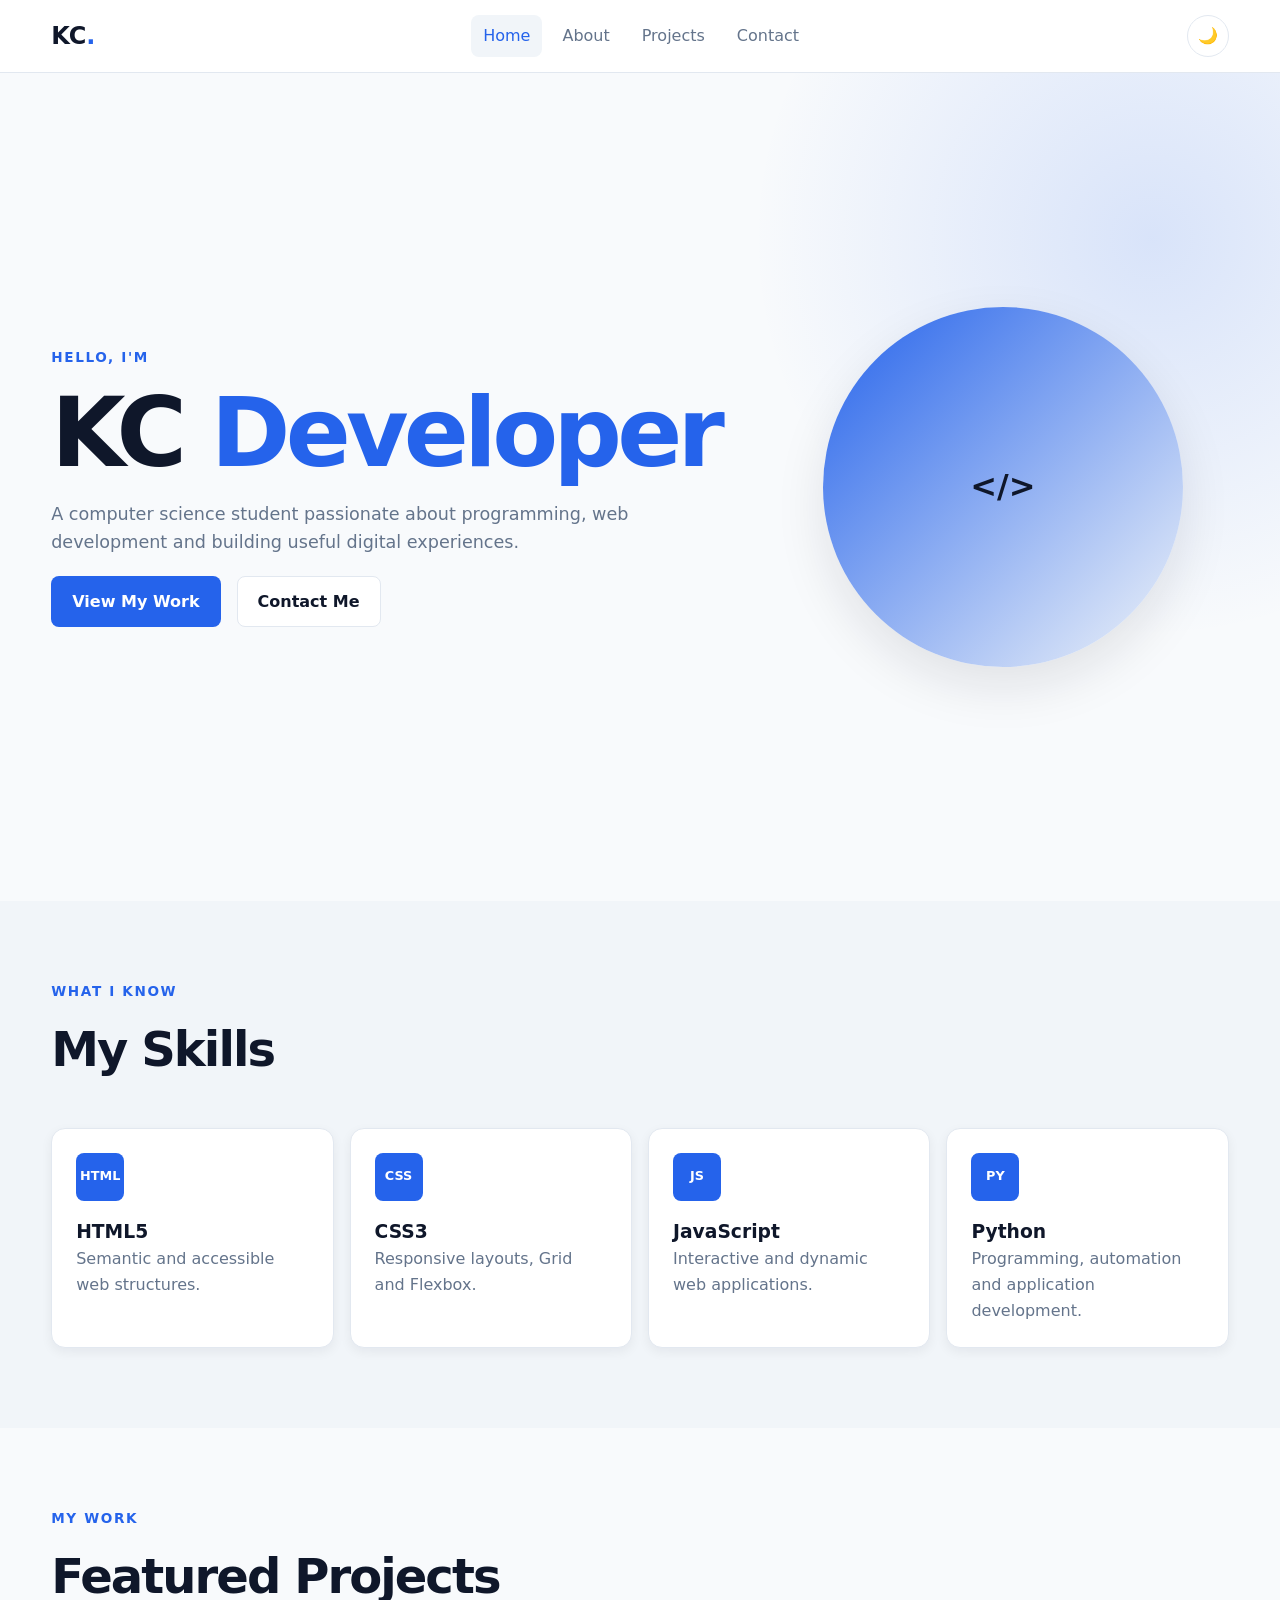
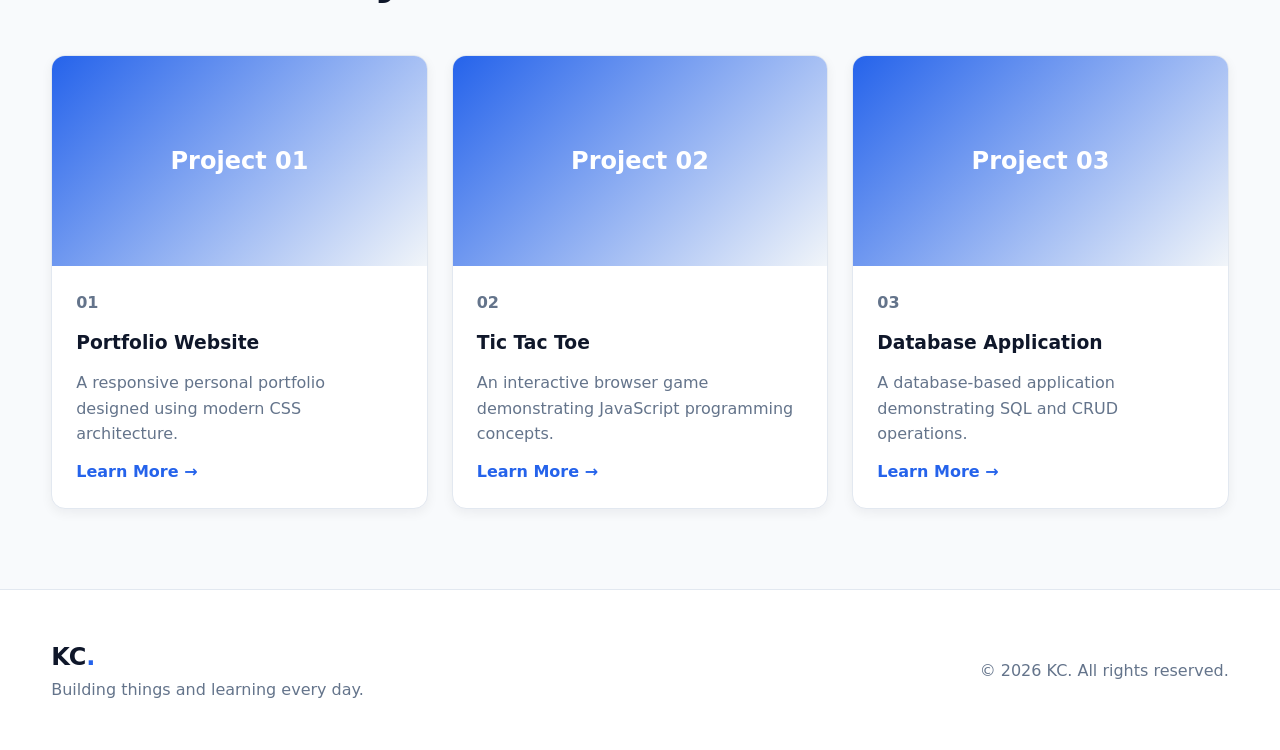
<file: index.html>
<!DOCTYPE html>
<html lang="en">

<head>
    <meta charset="UTF-8">

    <meta
        name="viewport"
        content="width=device-width, initial-scale=1.0"
    >

    <meta
        name="description"
        content="KC's personal portfolio showcasing web development skills, projects and experience."
    >

    <meta name="author" content="KC">

    <title>KC | Web Developer Portfolio</title>

    <link rel="stylesheet" href="css/style.css">

    <script src="js/script.js" defer></script>
</head>

<body>

    <!-- ================= HEADER ================= -->

    <header class="site-header">

        <div class="container navbar">

            <a href="index.html" class="logo">
                KC<span>.</span>
            </a>

            <nav class="navigation" aria-label="Main navigation">

                <ul class="nav-list">

                    <li>
                        <a href="index.html" class="active">
                            Home
                        </a>
                    </li>

                    <li>
                        <a href="about.html">
                            About
                        </a>
                    </li>

                    <li>
                        <a href="projects.html">
                            Projects
                        </a>
                    </li>

                    <li>
                        <a href="contact.html">
                            Contact
                        </a>
                    </li>

                </ul>

            </nav>

            <button
                class="theme-toggle"
                id="theme-toggle"
                type="button"
                aria-label="Switch to dark mode"
            >
                🌙
            </button>

        </div>

    </header>


    <!-- ================= MAIN ================= -->

    <main>

        <!-- HERO -->

        <section class="hero">

            <div class="container hero-grid">

                <div class="hero-content">

                    <p class="eyebrow">
                        Hello, I'm
                    </p>

                    <h1>
                        KC
                        <span class="highlight">
                            Developer
                        </span>
                    </h1>

                    <p class="hero-description">
                        A computer science student passionate about
                        programming, web development and building
                        useful digital experiences.
                    </p>

                    <div class="hero-buttons">

                        <a
                            href="projects.html"
                            class="btn btn-primary"
                        >
                            View My Work
                        </a>

                        <a
                            href="contact.html"
                            class="btn btn-secondary"
                        >
                            Contact Me
                        </a>

                    </div>

                </div>


                <div class="hero-card">

                    <div class="profile-placeholder">
                        <span>&lt;/&gt;</span>
                    </div>

                </div>

            </div>

        </section>


        <!-- SKILLS -->

        <section class="section">

            <div class="container">

                <div class="section-heading">

                    <p class="eyebrow">
                        What I Know
                    </p>

                    <h2>
                        My Skills
                    </h2>

                </div>


                <div class="skills-grid">

                    <article class="skill-card">

                        <div class="skill-icon">
                            HTML
                        </div>

                        <h3>
                            HTML5
                        </h3>

                        <p>
                            Semantic and accessible web structures.
                        </p>

                    </article>


                    <article class="skill-card">

                        <div class="skill-icon">
                            CSS
                        </div>

                        <h3>
                            CSS3
                        </h3>

                        <p>
                            Responsive layouts, Grid and Flexbox.
                        </p>

                    </article>


                    <article class="skill-card">

                        <div class="skill-icon">
                            JS
                        </div>

                        <h3>
                            JavaScript
                        </h3>

                        <p>
                            Interactive and dynamic web applications.
                        </p>

                    </article>


                    <article class="skill-card">

                        <div class="skill-icon">
                            PY
                        </div>

                        <h3>
                            Python
                        </h3>

                        <p>
                            Programming, automation and application development.
                        </p>

                    </article>

                </div>

            </div>

        </section>


        <!-- FEATURED PROJECTS -->

        <section class="section projects-section">

            <div class="container">

                <div class="section-heading">

                    <p class="eyebrow">
                        My Work
                    </p>

                    <h2>
                        Featured Projects
                    </h2>

                </div>


                <div class="projects-grid">

                    <article class="project-card">

                        <div class="project-image">
                            Project 01
                        </div>

                        <div class="project-content">

                            <p class="project-number">
                                01
                            </p>

                            <h3>
                                Portfolio Website
                            </h3>

                            <p>
                                A responsive personal portfolio
                                designed using modern CSS architecture.
                            </p>

                            <a href="projects.html">
                                Learn More →
                            </a>

                        </div>

                    </article>


                    <article class="project-card">

                        <div class="project-image">
                            Project 02
                        </div>

                        <div class="project-content">

                            <p class="project-number">
                                02
                            </p>

                            <h3>
                                Tic Tac Toe
                            </h3>

                            <p>
                                An interactive browser game demonstrating
                                JavaScript programming concepts.
                            </p>

                            <a href="projects.html">
                                Learn More →
                            </a>

                        </div>

                    </article>


                    <article class="project-card">

                        <div class="project-image">
                            Project 03
                        </div>

                        <div class="project-content">

                            <p class="project-number">
                                03
                            </p>

                            <h3>
                                Database Application
                            </h3>

                            <p>
                                A database-based application demonstrating
                                SQL and CRUD operations.
                            </p>

                            <a href="projects.html">
                                Learn More →
                            </a>

                        </div>

                    </article>

                </div>

            </div>

        </section>

    </main>


    <!-- ================= FOOTER ================= -->

    <footer class="site-footer">

        <div class="container footer-content">

            <div>

                <a href="index.html" class="logo">
                    KC<span>.</span>
                </a>

                <p>
                    Building things and learning every day.
                </p>

            </div>

            <p>
                © 2026 KC. All rights reserved.
            </p>

        </div>

    </footer>

</body>
</html>
</file>
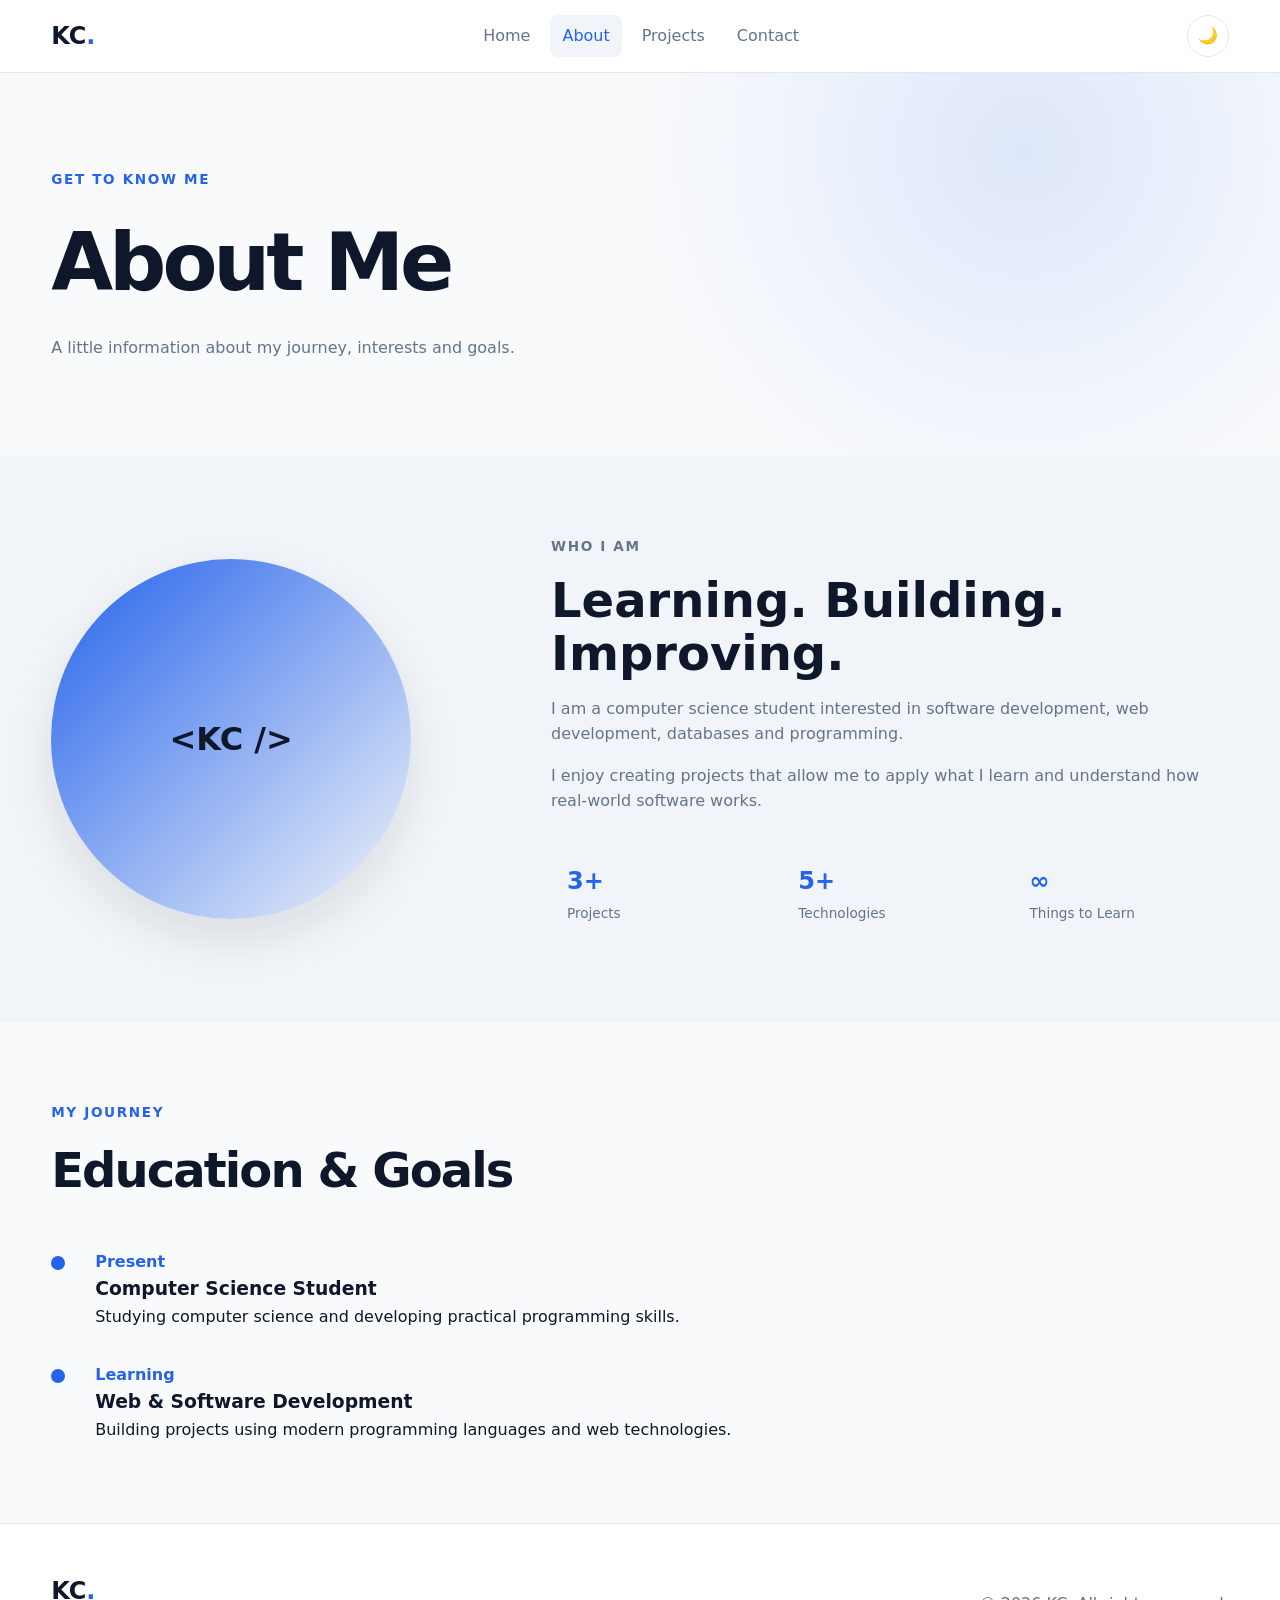
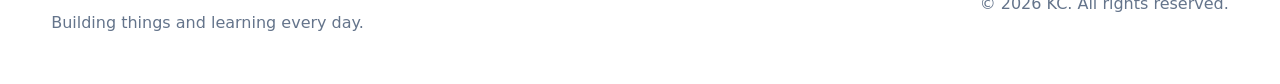
<file: about.html>
<!DOCTYPE html>
<html lang="en">

<head>

    <meta charset="UTF-8">

    <meta
        name="viewport"
        content="width=device-width, initial-scale=1.0"
    >

    <meta
        name="description"
        content="Learn more about KC, a computer science student and developer."
    >

    <meta name="author" content="KC">

    <title>About | KC</title>

    <link rel="stylesheet" href="css/style.css">

    <script src="js/script.js" defer></script>

</head>

<body>

    <header class="site-header">

        <div class="container navbar">

            <a href="index.html" class="logo">
                KC<span>.</span>
            </a>

            <nav class="navigation" aria-label="Main navigation">

                <ul class="nav-list">

                    <li>
                        <a href="index.html">
                            Home
                        </a>
                    </li>

                    <li>
                        <a href="about.html" class="active">
                            About
                        </a>
                    </li>

                    <li>
                        <a href="projects.html">
                            Projects
                        </a>
                    </li>

                    <li>
                        <a href="contact.html">
                            Contact
                        </a>
                    </li>

                </ul>

            </nav>

            <button
                class="theme-toggle"
                id="theme-toggle"
                type="button"
                aria-label="Switch to dark mode"
            >
                🌙
            </button>

        </div>

    </header>


    <main>

        <section class="page-hero">

            <div class="container">

                <p class="eyebrow">
                    Get to know me
                </p>

                <h1>
                    About Me
                </h1>

                <p>
                    A little information about my journey,
                    interests and goals.
                </p>

            </div>

        </section>


        <section class="section">

            <div class="container about-grid">

                <div class="about-image">

                    <div class="profile-placeholder">
                        <span>&lt;KC /&gt;</span>
                    </div>

                </div>


                <div class="about-content">

                    <p class="eyebrow">
                        Who I Am
                    </p>

                    <h2>
                        Learning. Building. Improving.
                    </h2>

                    <p>
                        I am a computer science student interested
                        in software development, web development,
                        databases and programming.
                    </p>

                    <p>
                        I enjoy creating projects that allow me to
                        apply what I learn and understand how
                        real-world software works.
                    </p>

                    <div class="about-stats">

                        <div>
                            <strong>3+</strong>
                            <span>Projects</span>
                        </div>

                        <div>
                            <strong>5+</strong>
                            <span>Technologies</span>
                        </div>

                        <div>
                            <strong>∞</strong>
                            <span>Things to Learn</span>
                        </div>

                    </div>

                </div>

            </div>

        </section>


        <section class="section">

            <div class="container">

                <div class="section-heading">

                    <p class="eyebrow">
                        My Journey
                    </p>

                    <h2>
                        Education & Goals
                    </h2>

                </div>


                <div class="timeline">

                    <article class="timeline-item">

                        <span class="timeline-dot"></span>

                        <div>

                            <p class="timeline-date">
                                Present
                            </p>

                            <h3>
                                Computer Science Student
                            </h3>

                            <p>
                                Studying computer science and developing
                                practical programming skills.
                            </p>

                        </div>

                    </article>


                    <article class="timeline-item">

                        <span class="timeline-dot"></span>

                        <div>

                            <p class="timeline-date">
                                Learning
                            </p>

                            <h3>
                                Web & Software Development
                            </h3>

                            <p>
                                Building projects using modern programming
                                languages and web technologies.
                            </p>

                        </div>

                    </article>

                </div>

            </div>

        </section>

    </main>


    <footer class="site-footer">

        <div class="container footer-content">

            <div>

                <a href="index.html" class="logo">
                    KC<span>.</span>
                </a>

                <p>
                    Building things and learning every day.
                </p>

            </div>

            <p>
                © 2026 KC. All rights reserved.
            </p>

        </div>

    </footer>

</body>

</html>
</file>
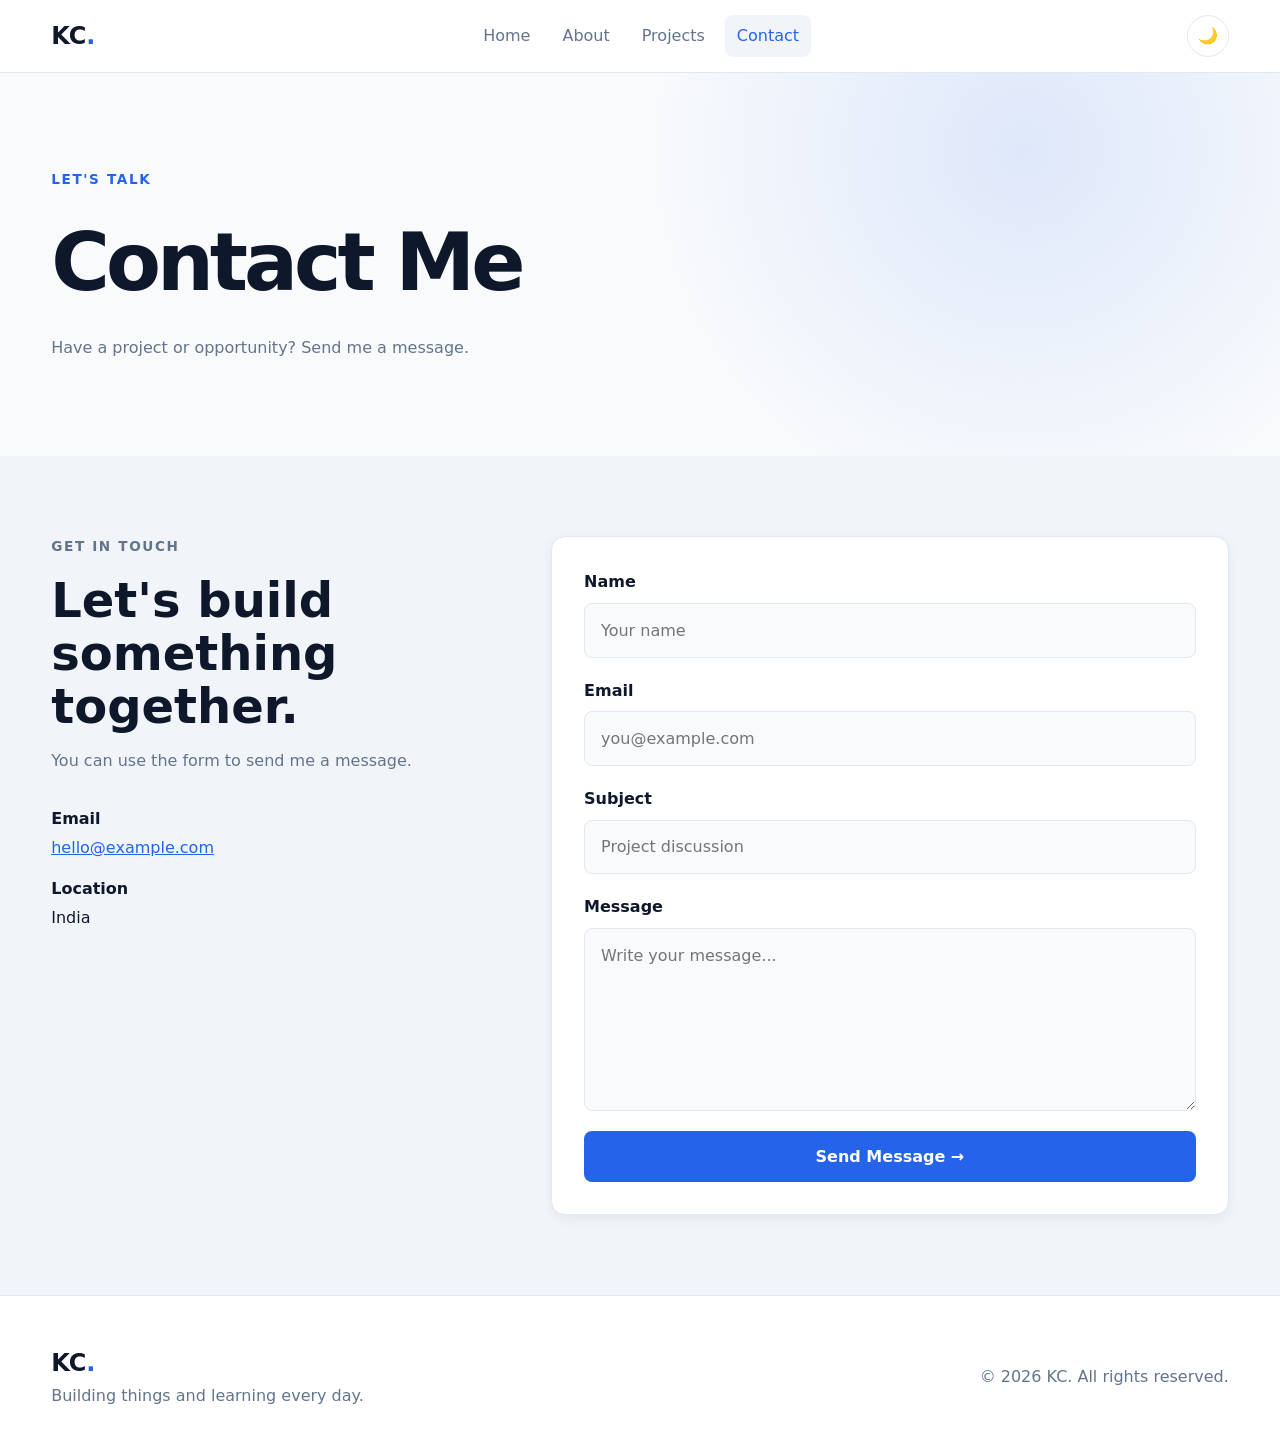
<file: contact.html>
<!DOCTYPE html>
<html lang="en">

<head>

    <meta charset="UTF-8">

    <meta
        name="viewport"
        content="width=device-width, initial-scale=1.0"
    >

    <meta
        name="description"
        content="Contact KC for projects, collaboration and opportunities."
    >

    <meta name="author" content="KC">

    <title>Contact | KC</title>

    <link rel="stylesheet" href="css/style.css">

    <script src="js/script.js" defer></script>

</head>

<body>

    <header class="site-header">

        <div class="container navbar">

            <a href="index.html" class="logo">
                KC<span>.</span>
            </a>

            <nav class="navigation" aria-label="Main navigation">

                <ul class="nav-list">

                    <li>
                        <a href="index.html">
                            Home
                        </a>
                    </li>

                    <li>
                        <a href="about.html">
                            About
                        </a>
                    </li>

                    <li>
                        <a href="projects.html">
                            Projects
                        </a>
                    </li>

                    <li>
                        <a href="contact.html" class="active">
                            Contact
                        </a>
                    </li>

                </ul>

            </nav>

            <button
                class="theme-toggle"
                id="theme-toggle"
                type="button"
                aria-label="Switch to dark mode"
            >
                🌙
            </button>

        </div>

    </header>


    <main>

        <section class="page-hero">

            <div class="container">

                <p class="eyebrow">
                    Let's Talk
                </p>

                <h1>
                    Contact Me
                </h1>

                <p>
                    Have a project or opportunity?
                    Send me a message.
                </p>

            </div>

        </section>


        <section class="section">

            <div class="container contact-grid">

                <!-- CONTACT INFORMATION -->

                <div class="contact-info">

                    <p class="eyebrow">
                        Get In Touch
                    </p>

                    <h2>
                        Let's build something together.
                    </h2>

                    <p>
                        You can use the form to send me a message.
                    </p>

                    <div class="contact-details">

                        <div>
                            <strong>Email</strong>

                            <a href="mailto:hello@example.com">
                                hello@example.com
                            </a>
                        </div>

                        <div>
                            <strong>Location</strong>

                            <span>
                                India
                            </span>
                        </div>

                    </div>

                </div>


                <!-- FORM -->

                <form class="contact-form">

                    <div class="form-group">

                        <label for="name">
                            Name
                        </label>

                        <input
                            type="text"
                            id="name"
                            name="name"
                            placeholder="Your name"
                            required
                        >

                    </div>


                    <div class="form-group">

                        <label for="email">
                            Email
                        </label>

                        <input
                            type="email"
                            id="email"
                            name="email"
                            placeholder="you@example.com"
                            required
                        >

                    </div>


                    <div class="form-group">

                        <label for="subject">
                            Subject
                        </label>

                        <input
                            type="text"
                            id="subject"
                            name="subject"
                            placeholder="Project discussion"
                            required
                        >

                    </div>


                    <div class="form-group">

                        <label for="message">
                            Message
                        </label>

                        <textarea
                            id="message"
                            name="message"
                            rows="6"
                            placeholder="Write your message..."
                            required
                        ></textarea>

                    </div>


                    <button
                        type="submit"
                        class="btn btn-primary"
                    >
                        Send Message →
                    </button>

                </form>

            </div>

        </section>

    </main>


    <footer class="site-footer">

        <div class="container footer-content">

            <div>

                <a href="index.html" class="logo">
                    KC<span>.</span>
                </a>

                <p>
                    Building things and learning every day.
                </p>

            </div>

            <p>
                © 2026 KC. All rights reserved.
            </p>

        </div>

    </footer>

</body>

</html>
</file>
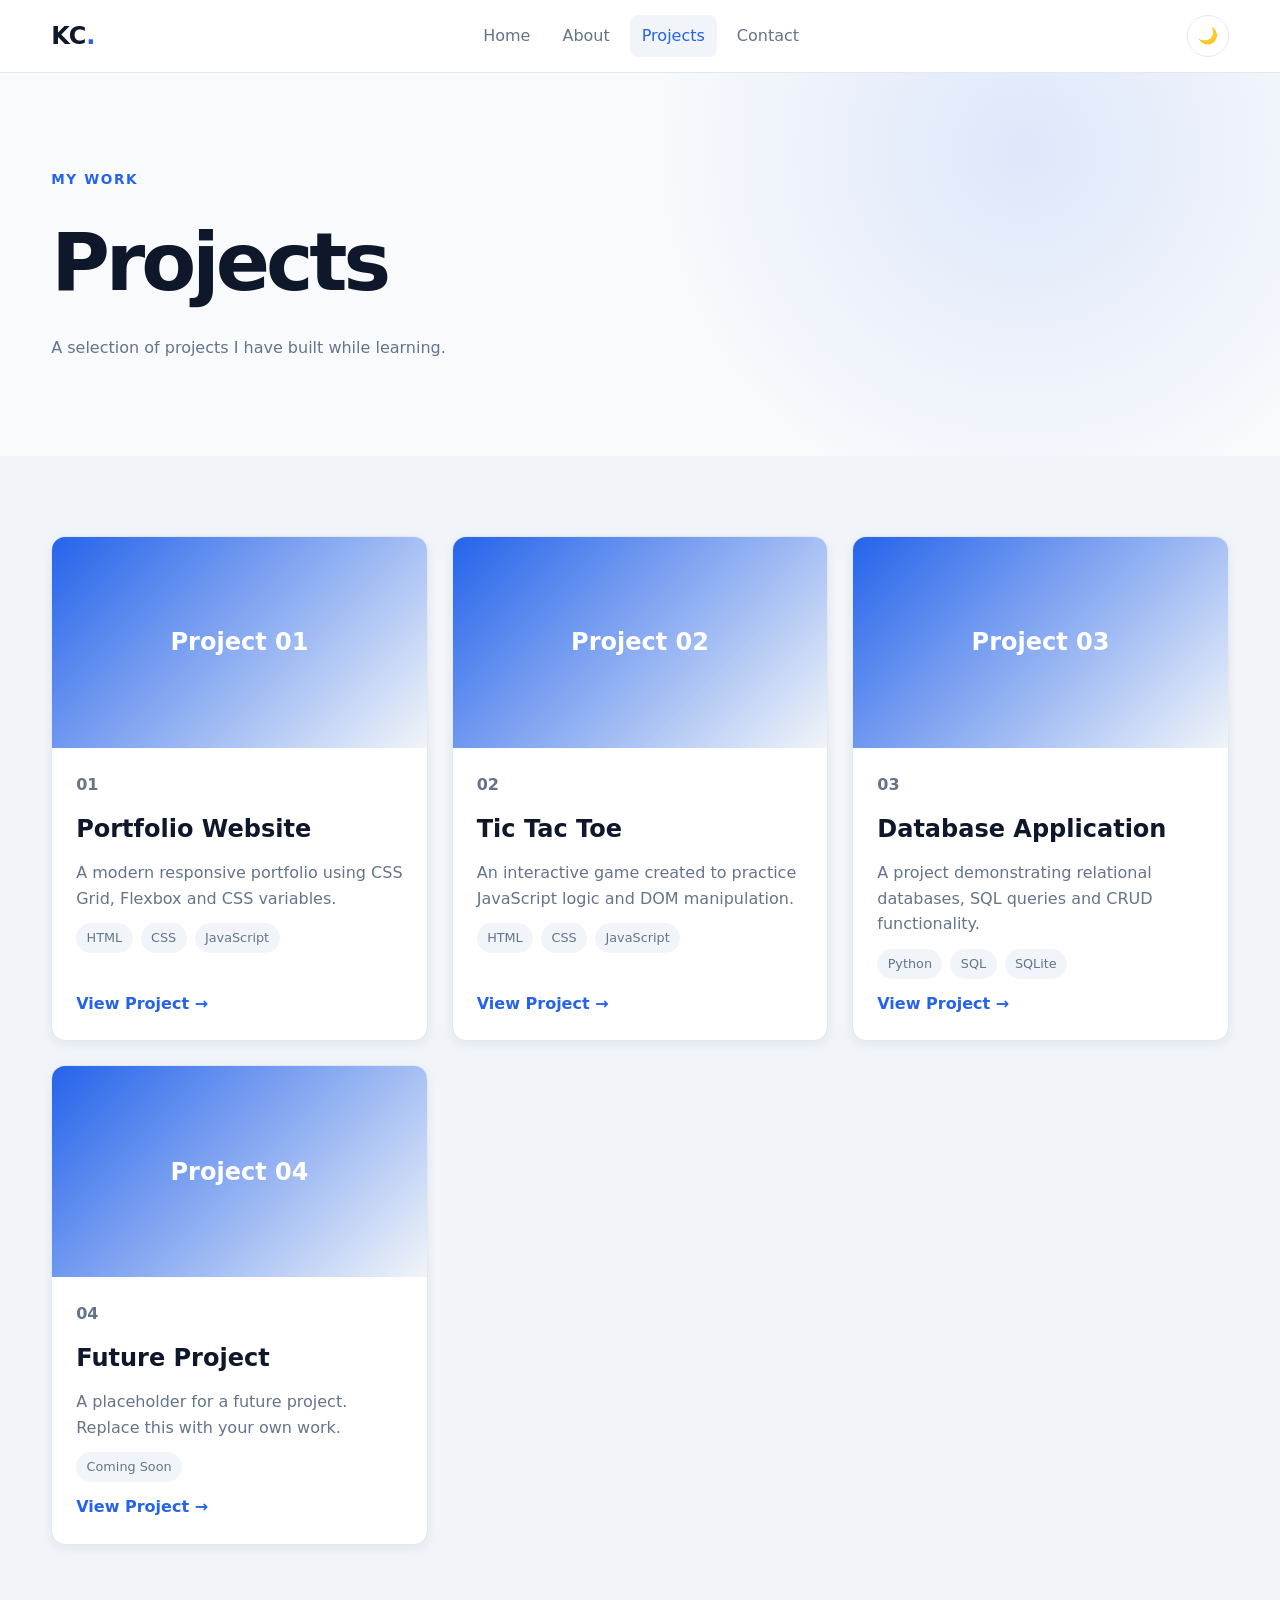
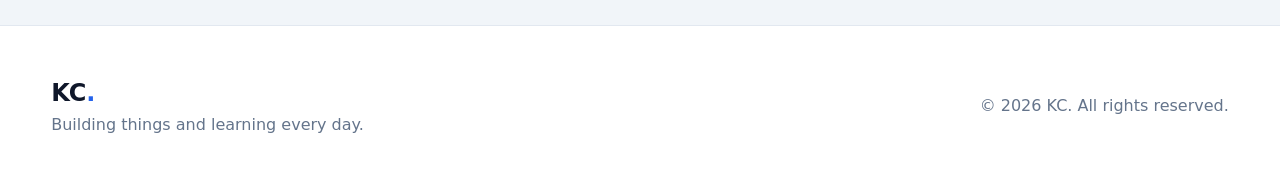
<file: projects.html>
<!DOCTYPE html>
<html lang="en">

<head>

    <meta charset="UTF-8">

    <meta
        name="viewport"
        content="width=device-width, initial-scale=1.0"
    >

    <meta
        name="description"
        content="Explore KC's web development and programming projects."
    >

    <meta name="author" content="KC">

    <title>Projects | KC</title>

    <link rel="stylesheet" href="css/style.css">

    <script src="js/script.js" defer></script>

</head>

<body>

    <header class="site-header">

        <div class="container navbar">

            <a href="index.html" class="logo">
                KC<span>.</span>
            </a>

            <nav class="navigation" aria-label="Main navigation">

                <ul class="nav-list">

                    <li>
                        <a href="index.html">
                            Home
                        </a>
                    </li>

                    <li>
                        <a href="about.html">
                            About
                        </a>
                    </li>

                    <li>
                        <a href="projects.html" class="active">
                            Projects
                        </a>
                    </li>

                    <li>
                        <a href="contact.html">
                            Contact
                        </a>
                    </li>

                </ul>

            </nav>

            <button
                class="theme-toggle"
                id="theme-toggle"
                type="button"
                aria-label="Switch to dark mode"
            >
                🌙
            </button>

        </div>

    </header>


    <main>

        <section class="page-hero">

            <div class="container">

                <p class="eyebrow">
                    My Work
                </p>

                <h1>
                    Projects
                </h1>

                <p>
                    A selection of projects I have built while learning.
                </p>

            </div>

        </section>


        <section class="section">

            <div class="container">

                <div class="projects-grid projects-page">

                    <article class="project-card">

                        <div class="project-image">
                            Project 01
                        </div>

                        <div class="project-content">

                            <p class="project-number">
                                01
                            </p>

                            <h2>
                                Portfolio Website
                            </h2>

                            <p>
                                A modern responsive portfolio using
                                CSS Grid, Flexbox and CSS variables.
                            </p>

                            <div class="tech-list">

                                <span>HTML</span>
                                <span>CSS</span>
                                <span>JavaScript</span>

                            </div>

                            <a href="#">
                                View Project →
                            </a>

                        </div>

                    </article>


                    <article class="project-card">

                        <div class="project-image">
                            Project 02
                        </div>

                        <div class="project-content">

                            <p class="project-number">
                                02
                            </p>

                            <h2>
                                Tic Tac Toe
                            </h2>

                            <p>
                                An interactive game created to practice
                                JavaScript logic and DOM manipulation.
                            </p>

                            <div class="tech-list">

                                <span>HTML</span>
                                <span>CSS</span>
                                <span>JavaScript</span>

                            </div>

                            <a href="#">
                                View Project →
                            </a>

                        </div>

                    </article>


                    <article class="project-card">

                        <div class="project-image">
                            Project 03
                        </div>

                        <div class="project-content">

                            <p class="project-number">
                                03
                            </p>

                            <h2>
                                Database Application
                            </h2>

                            <p>
                                A project demonstrating relational databases,
                                SQL queries and CRUD functionality.
                            </p>

                            <div class="tech-list">

                                <span>Python</span>
                                <span>SQL</span>
                                <span>SQLite</span>

                            </div>

                            <a href="#">
                                View Project →
                            </a>

                        </div>

                    </article>


                    <article class="project-card">

                        <div class="project-image">
                            Project 04
                        </div>

                        <div class="project-content">

                            <p class="project-number">
                                04
                            </p>

                            <h2>
                                Future Project
                            </h2>

                            <p>
                                A placeholder for a future project.
                                Replace this with your own work.
                            </p>

                            <div class="tech-list">

                                <span>Coming Soon</span>

                            </div>

                            <a href="#">
                                View Project →
                            </a>

                        </div>

                    </article>

                </div>

            </div>

        </section>

    </main>


    <footer class="site-footer">

        <div class="container footer-content">

            <div>

                <a href="index.html" class="logo">
                    KC<span>.</span>
                </a>

                <p>
                    Building things and learning every day.
                </p>

            </div>

            <p>
                © 2026 KC. All rights reserved.
            </p>

        </div>

    </footer>

</body>

</html>
</file>
<file: css/style.css>
/* =========================================================
   CSS VARIABLES
   ========================================================= */

:root {

    --bg: #f8fafc;
    --surface: #ffffff;
    --surface-alt: #f1f5f9;

    --text: #0f172a;
    --text-muted: #64748b;

    --primary: #2563eb;
    --primary-dark: #1d4ed8;

    --border: #e2e8f0;

    --header: rgba(255, 255, 255, 0.9);

    --shadow-sm:
        0 4px 12px rgba(15, 23, 42, 0.06);

    --shadow-lg:
        0 20px 50px rgba(15, 23, 42, 0.10);

    --radius-sm: 8px;
    --radius-md: 14px;
    --radius-lg: 24px;

    --container: 1180px;

    --transition:
        250ms ease;

}


/* =========================================================
   DARK THEME
   ========================================================= */

[data-theme="dark"] {

    --bg: #020617;
    --surface: #0f172a;
    --surface-alt: #1e293b;

    --text: #f8fafc;
    --text-muted: #94a3b8;

    --primary: #60a5fa;
    --primary-dark: #93c5fd;

    --border: #334155;

    --header: rgba(2, 6, 23, 0.9);

    --shadow-sm:
        0 4px 12px rgba(0, 0, 0, 0.3);

    --shadow-lg:
        0 20px 50px rgba(0, 0, 0, 0.4);

}


/* =========================================================
   RESET
   ========================================================= */

* {
    box-sizing: border-box;
    margin: 0;
    padding: 0;
}


html {
    scroll-behavior: smooth;
}


body {

    font-family:
        Inter,
        system-ui,
        -apple-system,
        BlinkMacSystemFont,
        "Segoe UI",
        sans-serif;

    background: var(--bg);
    color: var(--text);

    line-height: 1.6;

    transition:
        background var(--transition),
        color var(--transition);
}


img {
    max-width: 100%;
    display: block;
}


a {
    color: inherit;
}


button,
input,
textarea {
    font: inherit;
}


/* =========================================================
   CONTAINER
   ========================================================= */

.container {

    width: min(
        92%,
        var(--container)
    );

    margin-inline: auto;

}


/* =========================================================
   HEADER
   ========================================================= */

.site-header {

    position: sticky;
    top: 0;

    z-index: 1000;

    background: var(--header);

    backdrop-filter: blur(14px);

    border-bottom:
        1px solid var(--border);

}


.navbar {

    min-height: 72px;

    display: flex;

    align-items: center;

    justify-content: space-between;

    gap: 1rem;

}


.logo {

    font-size: 1.5rem;

    font-weight: 800;

    text-decoration: none;

}


.logo span {
    color: var(--primary);
}


.nav-list {

    display: flex;

    gap: 0.5rem;

    list-style: none;

}


.nav-list a {

    display: block;

    padding:
        0.5rem
        0.75rem;

    color: var(--text-muted);

    text-decoration: none;

    border-radius: var(--radius-sm);

    transition:
        color var(--transition),
        background var(--transition);

}


.nav-list a:hover,
.nav-list a.active {

    color: var(--primary);

    background: var(--surface-alt);

}


/* =========================================================
   THEME BUTTON
   ========================================================= */

.theme-toggle {

    width: 42px;
    height: 42px;

    border: 1px solid var(--border);

    border-radius: 50%;

    background: var(--surface);

    color: var(--text);

    cursor: pointer;

    transition:
        transform var(--transition),
        background var(--transition);

}


.theme-toggle:hover {
    transform: rotate(15deg);
}


/* =========================================================
   HERO
   ========================================================= */

.hero {

    min-height: calc(100vh - 72px);

    display: grid;

    align-items: center;

    background:

        radial-gradient(
            circle at 90% 20%,
            rgba(37, 99, 235, 0.15),
            transparent 30%
        );

}


.hero-grid {

    display: grid;

    gap: 3rem;

    align-items: center;

}


.hero-content {

    display: flex;

    flex-direction: column;

    align-items: flex-start;

    gap: 1.25rem;

}


.eyebrow {

    color: var(--primary);

    font-size: 0.85rem;

    font-weight: 800;

    letter-spacing: 0.12em;

    text-transform: uppercase;

}


.hero h1 {

    font-size:
        clamp(3rem, 10vw, 6rem);

    line-height: 0.95;

    letter-spacing: -0.05em;

}


.highlight {
    color: var(--primary);
}


.hero-description {

    max-width: 600px;

    color: var(--text-muted);

    font-size: 1.1rem;

}


.hero-buttons {

    display: flex;

    flex-wrap: wrap;

    gap: 1rem;

}


/* =========================================================
   BUTTONS
   ========================================================= */

.btn {

    display: inline-flex;

    align-items: center;

    justify-content: center;

    min-height: 46px;

    padding:
        0.75rem
        1.25rem;

    border-radius: var(--radius-sm);

    font-weight: 700;

    text-decoration: none;

    border: 1px solid transparent;

    transition:
        transform var(--transition),
        background var(--transition),
        border-color var(--transition);

}


.btn:hover {

    transform: translateY(-2px);

}


.btn-primary {

    background: var(--primary);

    color: white;

}


.btn-primary:hover {

    background: var(--primary-dark);

}


.btn-secondary {

    border-color: var(--border);

    background: var(--surface);

}


.btn-secondary:hover {

    border-color: var(--primary);

}


/* =========================================================
   HERO CARD
   ========================================================= */

.hero-card {

    display: grid;

    place-items: center;

}


.profile-placeholder {

    width: min(80vw, 360px);

    aspect-ratio: 1;

    display: grid;

    place-items: center;

    border-radius: 50%;

    background:

        linear-gradient(
            135deg,
            var(--primary),
            var(--surface-alt)
        );

    box-shadow: var(--shadow-lg);

}


.profile-placeholder span {

    font-size: 2rem;

    font-weight: 800;

}


/* =========================================================
   SECTIONS
   ========================================================= */

.section {

    padding-block: 5rem;

}


.section:nth-child(even) {

    background: var(--surface-alt);

}


.section-heading {

    margin-bottom: 2.5rem;

}


.section-heading h2 {

    margin-top: 0.5rem;

    font-size:
        clamp(2rem, 5vw, 3rem);

    letter-spacing: -0.04em;

}


/* =========================================================
   SKILLS GRID
   ========================================================= */

.skills-grid {

    display: grid;

    grid-template-columns: 1fr;

    gap: 1rem;

}


.skill-card {

    padding: 1.5rem;

    background: var(--surface);

    border: 1px solid var(--border);

    border-radius: var(--radius-md);

    box-shadow: var(--shadow-sm);

    transition:
        transform var(--transition),
        box-shadow var(--transition);

}


.skill-card:hover {

    transform: translateY(-6px);

    box-shadow: var(--shadow-lg);

}


.skill-icon {

    width: 48px;
    height: 48px;

    display: grid;

    place-items: center;

    margin-bottom: 1rem;

    border-radius: var(--radius-sm);

    background: var(--primary);

    color: white;

    font-size: 0.8rem;

    font-weight: 800;

}


.skill-card p {

    color: var(--text-muted);

}


/* =========================================================
   PROJECT GRID
   ========================================================= */

.projects-grid {

    display: grid;

    grid-template-columns: 1fr;

    gap: 1.5rem;

}


.project-card {

    display: flex;

    flex-direction: column;

    overflow: hidden;

    background: var(--surface);

    border:
        1px solid var(--border);

    border-radius: var(--radius-md);

    box-shadow: var(--shadow-sm);

    transition:
        transform var(--transition),
        box-shadow var(--transition);

}


.project-card:hover {

    transform: translateY(-8px);

    box-shadow: var(--shadow-lg);

}


.project-image {

    aspect-ratio: 16 / 9;

    display: grid;

    place-items: center;

    background:

        linear-gradient(
            135deg,
            var(--primary),
            var(--surface-alt)
        );

    color: white;

    font-size: 1.5rem;

    font-weight: 800;

}


.project-content {

    flex: 1;

    display: flex;

    flex-direction: column;

    align-items: flex-start;

    gap: 0.75rem;

    padding: 1.5rem;

}


.project-number {

    color: var(--primary);

    font-weight: 800;

}


.project-content p {

    color: var(--text-muted);

}


.project-content a {

    margin-top: auto;

    color: var(--primary);

    font-weight: 700;

    text-decoration: none;

}


/* =========================================================
   TECH TAGS
   ========================================================= */

.tech-list {

    display: flex;

    flex-wrap: wrap;

    gap: 0.5rem;

}


.tech-list span {

    padding:
        0.3rem
        0.65rem;

    background: var(--surface-alt);

    border-radius: 50px;

    color: var(--text-muted);

    font-size: 0.8rem;

}


/* =========================================================
   PAGE HERO
   ========================================================= */

.page-hero {

    padding-block: 6rem;

    background:

        radial-gradient(
            circle at 80% 20%,
            rgba(37, 99, 235, 0.12),
            transparent 35%
        );

}


.page-hero h1 {

    margin-block: 0.5rem;

    font-size:
        clamp(3rem, 8vw, 5rem);

    letter-spacing: -0.05em;

}


.page-hero p:last-child {

    color: var(--text-muted);

}


/* =========================================================
   ABOUT GRID
   ========================================================= */

.about-grid {

    display: grid;

    grid-template-columns: 1fr;

    gap: 3rem;

    align-items: center;

}


.about-content {

    display: flex;

    flex-direction: column;

    gap: 1rem;

}


.about-content h2 {

    font-size:
        clamp(2rem, 5vw, 3rem);

    line-height: 1.1;

}


.about-content p {

    color: var(--text-muted);

}


.about-stats {

    display: grid;

    grid-template-columns:
        repeat(3, 1fr);

    gap: 1rem;

    margin-top: 1rem;

}


.about-stats div {

    padding: 1rem;

    background: var(--surface-alt);

    border-radius: var(--radius-sm);

}


.about-stats strong {

    display: block;

    font-size: 1.5rem;

    color: var(--primary);

}


.about-stats span {

    color: var(--text-muted);

    font-size: 0.85rem;

}


/* =========================================================
   TIMELINE
   ========================================================= */

.timeline {

    display: grid;

    gap: 2rem;

    max-width: 800px;

}


.timeline-item {

    position: relative;

    display: grid;

    grid-template-columns: 20px 1fr;

    gap: 1.5rem;

}


.timeline-dot {

    width: 14px;
    height: 14px;

    margin-top: 7px;

    border-radius: 50%;

    background: var(--primary);

}


.timeline-date {

    color: var(--primary);

    font-weight: 700;

}


/* =========================================================
   CONTACT
   ========================================================= */

.contact-grid {

    display: grid;

    grid-template-columns: 1fr;

    gap: 3rem;

}


.contact-info {

    display: flex;

    flex-direction: column;

    gap: 1rem;

}


.contact-info h2 {

    font-size:
        clamp(2rem, 5vw, 3rem);

    line-height: 1.1;

}


.contact-info p {

    color: var(--text-muted);

}


.contact-details {

    display: grid;

    gap: 1rem;

    margin-top: 1rem;

}


.contact-details div {

    display: flex;

    flex-direction: column;

    gap: 0.2rem;

}


.contact-details a {

    color: var(--primary);

}


.contact-form {

    display: grid;

    gap: 1.25rem;

    padding: 1.5rem;

    background: var(--surface);

    border: 1px solid var(--border);

    border-radius: var(--radius-md);

    box-shadow: var(--shadow-sm);

}


.form-group {

    display: grid;

    gap: 0.5rem;

}


.form-group label {

    font-weight: 700;

}


.form-group input,
.form-group textarea {

    width: 100%;

    padding: 0.85rem 1rem;

    background: var(--bg);

    color: var(--text);

    border: 1px solid var(--border);

    border-radius: var(--radius-sm);

    outline: none;

    transition:
        border-color var(--transition),
        box-shadow var(--transition);

}


.form-group input:focus,
.form-group textarea:focus {

    border-color: var(--primary);

    box-shadow:
        0 0 0 3px
        rgba(37, 99, 235, 0.15);

}


.form-group textarea {

    resize: vertical;

}


/* =========================================================
   FOOTER
   ========================================================= */

.site-footer {

    padding-block: 3rem;

    background: var(--surface);

    border-top:
        1px solid var(--border);

}


.footer-content {

    display: flex;

    flex-direction: column;

    gap: 1rem;

}


.footer-content p {

    color: var(--text-muted);

}


/* =========================================================
   TABLET
   ========================================================= */

@media (min-width: 600px) {

    .skills-grid {

        grid-template-columns:
            repeat(2, 1fr);

    }


    .projects-grid {

        grid-template-columns:
            repeat(2, 1fr);

    }


    .contact-form {

        padding: 2rem;

    }

}


/* =========================================================
   DESKTOP
   ========================================================= */

@media (min-width: 900px) {

    .hero-grid {

        grid-template-columns:
            1.2fr 0.8fr;

    }


    .skills-grid {

        grid-template-columns:
            repeat(4, 1fr);

    }


    .projects-grid {

        grid-template-columns:
            repeat(3, 1fr);

    }


    .about-grid {

        grid-template-columns:
            0.8fr 1.2fr;

    }


    .contact-grid {

        grid-template-columns:
            0.8fr 1.2fr;

    }


    .footer-content {

        flex-direction: row;

        align-items: center;

        justify-content: space-between;

    }

}


/* =========================================================
   LARGE DESKTOP
   ========================================================= */

@media (min-width: 1200px) {

    .hero h1 {

        font-size: 6rem;

    }

}


/* =========================================================
   ACCESSIBILITY / REDUCED MOTION
   ========================================================= */

@media (prefers-reduced-motion: reduce) {

    html {
        scroll-behavior: auto;
    }

    *,
    *::before,
    *::after {

        animation-duration: 0.01ms !important;

        transition-duration: 0.01ms !important;

    }

}
</file>
